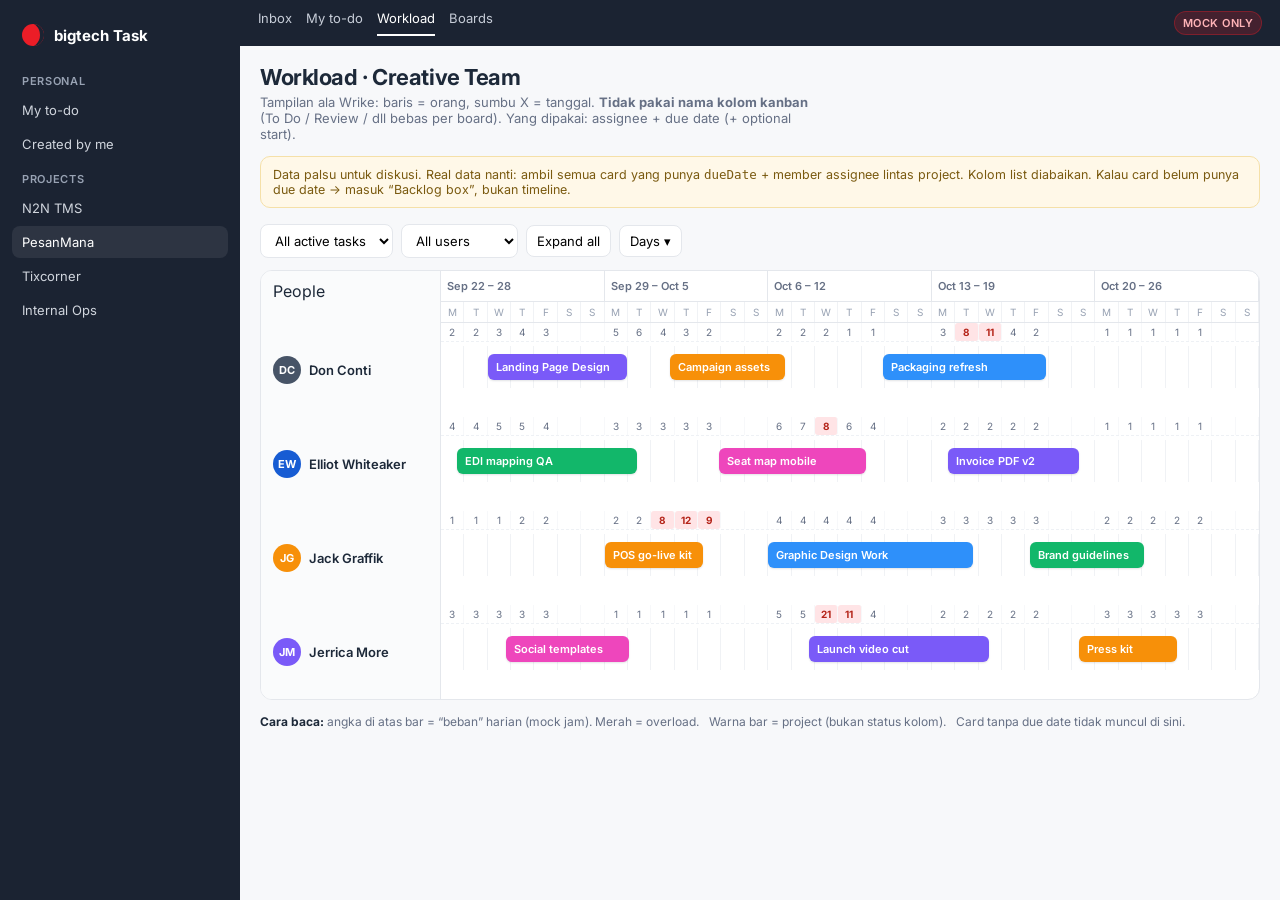
<file: docs/mock/portfolio-mock.html>
<!doctype html>
<html lang="id">
  <head>
    <meta charset="utf-8" />
    <meta name="viewport" content="width=device-width, initial-scale=1" />
    <title>Workload · mock · bigtech Task</title>
    <link rel="preconnect" href="https://fonts.googleapis.com" />
    <link rel="preconnect" href="https://fonts.gstatic.com" crossorigin />
    <link
      href="https://fonts.googleapis.com/css2?family=Inter:wght@400;500;600;700&display=swap"
      rel="stylesheet"
    />
    <style>
      :root {
        --navy: #1b2332;
        --navy-2: #243044;
        --bg: #f7f8fa;
        --ink: #1d2939;
        --muted: #667085;
        --line: #e4e7ec;
        --red: #ec1d27;
        --soft-red: #ffe4e6;
      }
      * { box-sizing: border-box; }
      body {
        margin: 0;
        font-family: Inter, system-ui, sans-serif;
        color: var(--ink);
        background: var(--bg);
      }
      .shell { display: grid; grid-template-columns: 240px 1fr; min-height: 100vh; }
      .side {
        background: var(--navy);
        color: #d0d5dd;
        padding: 16px 12px;
        font-size: 13px;
      }
      .side .logo {
        display: flex; align-items: center; gap: 10px;
        color: #fff; font-weight: 700; font-size: 15px;
        padding: 8px 10px 18px;
      }
      .mark {
        width: 22px; height: 22px; border-radius: 50%; background: var(--red);
        box-shadow: inset -6px 0 0 -2px var(--navy);
      }
      .nav-label {
        font-size: 11px; text-transform: uppercase; letter-spacing: .06em;
        color: #98a2b3; padding: 10px 10px 6px; font-weight: 600;
      }
      .nav a {
        display: block; color: inherit; text-decoration: none;
        padding: 8px 10px; border-radius: 8px; margin-bottom: 2px;
      }
      .nav a:hover, .nav a.active { background: rgba(255,255,255,.08); color: #fff; }
      .main { display: flex; flex-direction: column; min-width: 0; }
      .top {
        background: var(--navy); color: #fff;
        display: flex; align-items: center; justify-content: space-between;
        padding: 10px 18px; gap: 12px;
      }
      .top-tabs { display: flex; gap: 14px; font-size: 13px; color: #c7cdd8; }
      .top-tabs span.active { color: #fff; border-bottom: 2px solid #fff; padding-bottom: 8px; }
      .badge {
        font-size: 11px; font-weight: 600; letter-spacing: .04em; text-transform: uppercase;
        background: rgba(236,29,39,.2); color: #ffb4b8; border: 1px solid rgba(236,29,39,.35);
        padding: 4px 8px; border-radius: 999px;
      }
      .content { padding: 18px 20px 40px; }
      h1 { margin: 0 0 4px; font-size: 22px; letter-spacing: -.02em; }
      .sub { margin: 0 0 14px; color: var(--muted); font-size: 13px; max-width: 70ch; }
      .note {
        background: #fff8e8; border: 1px solid #f5e0a8; color: #7a5a10;
        padding: 10px 12px; border-radius: 10px; font-size: 12.5px; margin-bottom: 16px;
      }
      .toolbar {
        display: flex; flex-wrap: wrap; gap: 8px; align-items: center;
        margin-bottom: 12px; font-size: 13px;
      }
      .toolbar select, .toolbar button {
        font: inherit; border: 1px solid var(--line); background: #fff;
        border-radius: 8px; padding: 7px 10px; cursor: pointer;
      }
      .panel {
        background: #fff; border: 1px solid var(--line); border-radius: 12px; overflow: auto;
      }
      .grid {
        min-width: 980px;
        display: grid;
        grid-template-columns: 180px 1fr;
      }
      .head-left, .row-left {
        border-right: 1px solid var(--line); background: #fafbfc;
        padding: 10px 12px; position: sticky; left: 0; z-index: 2;
      }
      .head-right, .row-right { padding: 0; }
      .weeks {
        display: grid; grid-template-columns: repeat(5, 1fr);
        border-bottom: 1px solid var(--line); font-size: 11px; color: var(--muted);
        font-weight: 600;
      }
      .weeks div { padding: 8px 6px; border-right: 1px solid var(--line); }
      .days {
        display: grid; grid-template-columns: repeat(35, 1fr);
        font-size: 10px; color: #98a2b3; border-bottom: 1px solid var(--line);
      }
      .days span {
        text-align: center; padding: 4px 0; border-right: 1px solid #f0f2f5;
      }
      .person {
        display: flex; align-items: center; gap: 8px; font-size: 13px; font-weight: 600;
        min-height: 74px;
      }
      .av {
        width: 28px; height: 28px; border-radius: 50%; display: grid; place-items: center;
        color: #fff; font-size: 11px; font-weight: 700; background: #475467; flex: 0 0 auto;
      }
      .load {
        display: grid; grid-template-columns: repeat(35, 1fr);
        border-bottom: 1px dashed #eef1f5; font-size: 10px; color: var(--muted);
      }
      .load i {
        font-style: normal; text-align: center; padding: 3px 0; border-right: 1px solid #f7f8fa;
      }
      .load i.hot { background: var(--soft-red); color: #b42318; font-weight: 700; border-radius: 3px; }
      .bars {
        position: relative; height: 42px; margin: 4px 0 8px;
        background: repeating-linear-gradient(
          90deg, transparent, transparent calc(100% / 35 - 1px), #f0f2f5 calc(100% / 35 - 1px), #f0f2f5 calc(100% / 35)
        );
      }
      .bar {
        position: absolute; top: 8px; height: 26px; border-radius: 6px;
        color: #fff; font-size: 11px; font-weight: 600; line-height: 26px;
        padding: 0 8px; white-space: nowrap; overflow: hidden; text-overflow: ellipsis;
        box-shadow: 0 1px 2px rgba(16,24,40,.12);
      }
      .c1 { background: #7a5af8; }
      .c2 { background: #f79009; }
      .c3 { background: #12b76a; }
      .c4 { background: #2e90fa; }
      .c5 { background: #ee46bc; }
      .row { display: contents; }
      .row > .row-left, .row > .row-right { border-bottom: 1px solid var(--line); }
      .legend {
        margin-top: 14px; display: flex; flex-wrap: wrap; gap: 10px; font-size: 12px; color: var(--muted);
      }
      .legend b { color: var(--ink); }
      @media (max-width: 860px) {
        .shell { grid-template-columns: 1fr; }
        .side { display: none; }
      }
    </style>
  </head>
  <body>
    <div class="shell">
      <aside class="side">
        <div class="logo"><span class="mark"></span> bigtech Task</div>
        <div class="nav-label">Personal</div>
        <div class="nav">
          <a href="#">My to-do</a>
          <a href="#">Created by me</a>
        </div>
        <div class="nav-label">Projects</div>
        <div class="nav">
          <a href="#">N2N TMS</a>
          <a class="active" href="#">PesanMana</a>
          <a href="#">Tixcorner</a>
          <a href="#">Internal Ops</a>
        </div>
      </aside>

      <div class="main">
        <div class="top">
          <div class="top-tabs">
            <span>Inbox</span>
            <span>My to-do</span>
            <span class="active">Workload</span>
            <span>Boards</span>
          </div>
          <span class="badge">Mock only</span>
        </div>

        <div class="content">
          <h1>Workload · Creative Team</h1>
          <p class="sub">
            Tampilan ala Wrike: baris = orang, sumbu X = tanggal.
            <b>Tidak pakai nama kolom kanban</b> (To Do / Review / dll bebas per board).
            Yang dipakai: assignee + due date (+ optional start).
          </p>

          <div class="note">
            Data palsu untuk diskusi. Real data nanti: ambil semua card yang punya
            <code>dueDate</code> + member assignee lintas project. Kolom list diabaikan.
            Kalau card belum punya due date → masuk “Backlog box”, bukan timeline.
          </div>

          <div class="toolbar">
            <select><option>All active tasks</option><option>Overdue only</option></select>
            <select><option>All users</option><option>Designers</option><option>Engineering</option></select>
            <button type="button">Expand all</button>
            <button type="button">Days ▾</button>
          </div>

          <div class="panel">
            <div class="grid">
              <div class="head-left">People</div>
              <div class="head-right">
                <div class="weeks">
                  <div>Sep 22 – 28</div>
                  <div>Sep 29 – Oct 5</div>
                  <div>Oct 6 – 12</div>
                  <div>Oct 13 – 19</div>
                  <div>Oct 20 – 26</div>
                </div>
                <div class="days" id="days"></div>
              </div>

              <!-- Don -->
              <div class="row-left"><div class="person"><span class="av">DC</span>Don Conti</div></div>
              <div class="row-right">
                <div class="load" data-load="2,2,3,4,3,0,0,5,6,4,3,2,0,0,2,2,2,1,1,0,0,3,8,11,4,2,0,0,1,1,1,1,1,0,0"></div>
                <div class="bars">
                  <div class="bar c1" style="left:5.7%;width:17%">Landing Page Design</div>
                  <div class="bar c2" style="left:28%;width:14%">Campaign assets</div>
                  <div class="bar c4" style="left:54%;width:20%">Packaging refresh</div>
                </div>
              </div>

              <!-- Elliot -->
              <div class="row-left"><div class="person"><span class="av" style="background:#175cd3">EW</span>Elliot Whiteaker</div></div>
              <div class="row-right">
                <div class="load" data-load="4,4,5,5,4,0,0,3,3,3,3,3,0,0,6,7,8,6,4,0,0,2,2,2,2,2,0,0,1,1,1,1,1,0,0"></div>
                <div class="bars">
                  <div class="bar c3" style="left:2%;width:22%">EDI mapping QA</div>
                  <div class="bar c5" style="left:34%;width:18%">Seat map mobile</div>
                  <div class="bar c1" style="left:62%;width:16%">Invoice PDF v2</div>
                </div>
              </div>

              <!-- Jack -->
              <div class="row-left"><div class="person"><span class="av" style="background:#f79009">JG</span>Jack Graffik</div></div>
              <div class="row-right">
                <div class="load" data-load="1,1,1,2,2,0,0,2,2,8,12,9,0,0,4,4,4,4,4,0,0,3,3,3,3,3,0,0,2,2,2,2,2,0,0"></div>
                <div class="bars">
                  <div class="bar c2" style="left:20%;width:12%">POS go-live kit</div>
                  <div class="bar c4" style="left:40%;width:25%">Graphic Design Work</div>
                  <div class="bar c3" style="left:72%;width:14%">Brand guidelines</div>
                </div>
              </div>

              <!-- Jerrica -->
              <div class="row-left"><div class="person"><span class="av" style="background:#7a5af8">JM</span>Jerrica More</div></div>
              <div class="row-right">
                <div class="load" data-load="3,3,3,3,3,0,0,1,1,1,1,1,0,0,5,5,21,11,4,0,0,2,2,2,2,2,0,0,3,3,3,3,3,0,0"></div>
                <div class="bars">
                  <div class="bar c5" style="left:8%;width:15%">Social templates</div>
                  <div class="bar c1" style="left:45%;width:22%">Launch video cut</div>
                  <div class="bar c2" style="left:78%;width:12%">Press kit</div>
                </div>
              </div>
            </div>
          </div>

          <div class="legend">
            <span><b>Cara baca:</b> angka di atas bar = “beban” harian (mock jam). Merah = overload.</span>
            <span>Warna bar = project (bukan status kolom).</span>
            <span>Card tanpa due date tidak muncul di sini.</span>
          </div>
        </div>
      </div>
    </div>

    <script>
      const days = document.getElementById('days');
      const labels = 'MTWTFSS'.repeat(5).split('');
      days.innerHTML = labels.map((d) => '<span>' + d + '</span>').join('');
      document.querySelectorAll('.load').forEach((el) => {
        const vals = el.dataset.load.split(',');
        el.innerHTML = vals
          .map((v) => {
            const n = Number(v);
            const cls = n >= 8 ? ' hot' : '';
            return '<i class="' + cls.trim() + '">' + (n || '') + '</i>';
          })
          .join('');
      });
    </script>
  </body>
</html>
</file>
